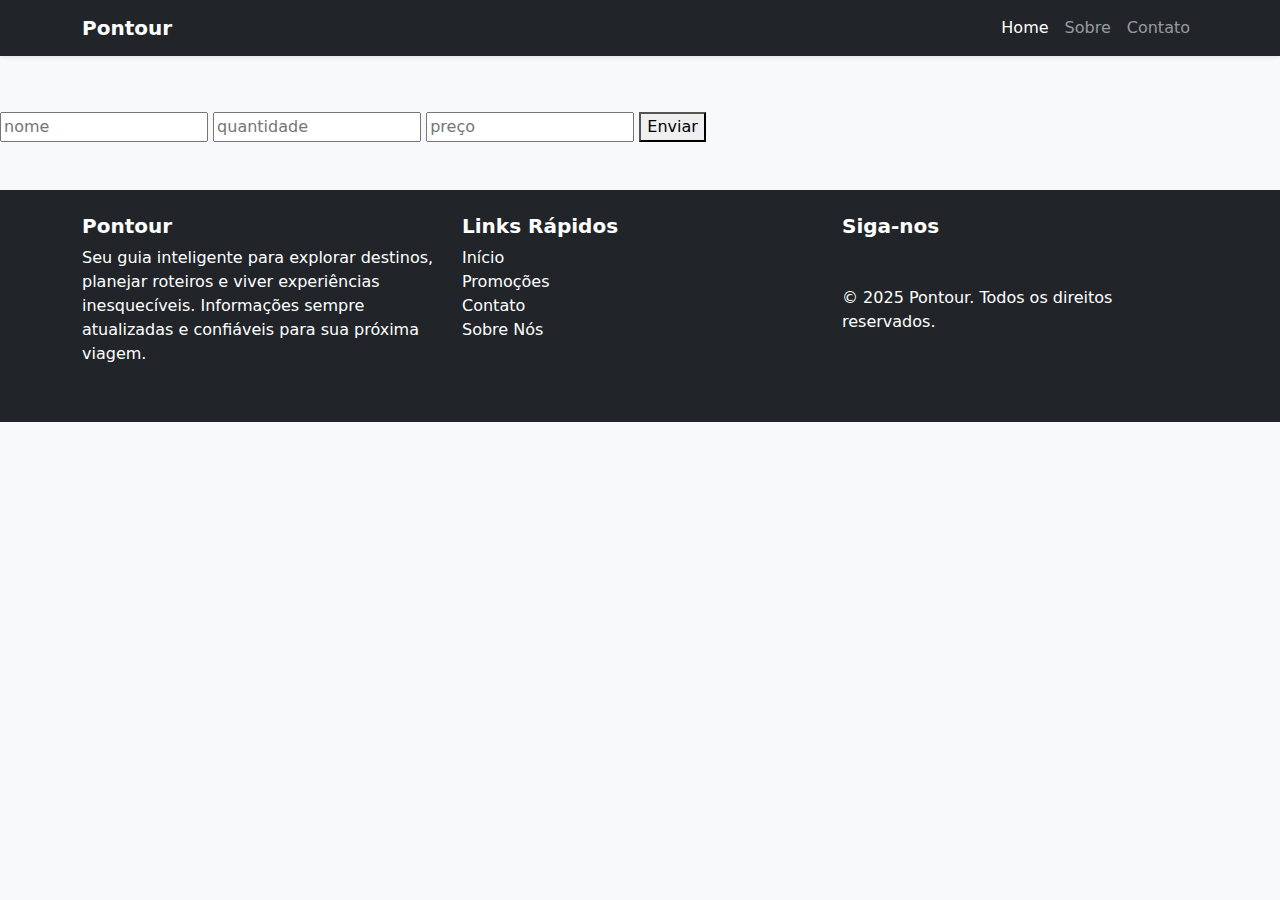
<file: index.html>
<!doctype html>
<html lang="pt-br">

<head>
  <meta charset="utf-8">
  <meta name="viewport" content="width=device-width, initial-scale=1">
  <title>Promoções</title>
  <link href="https://cdn.jsdelivr.net/npm/bootstrap@5.3.8/dist/css/bootstrap.min.css" rel="stylesheet">
</head>

<body class="d-flex flex-column min-vh-100 bg-light">

  <nav class="navbar navbar-expand-lg bg-dark navbar-dark shadow-sm mb-5">
    <div class="container">
      <a class="navbar-brand fw-bold" href="#">Pontour</a>
      <button class="navbar-toggler" type="button" data-bs-toggle="collapse" data-bs-target="#navbarNav"
        aria-controls="navbarNav" aria-expanded="false" aria-label="Alternar navegação">
        <span class="navbar-toggler-icon"></span>
      </button>
      <div class="collapse navbar-collapse" id="navbarNav">
        <ul class="navbar-nav ms-auto">
          <li class="nav-item"><a class="nav-link active" href="#">Home</a></li>
          <li class="nav-item"><a class="nav-link" href="#">Sobre</a></li>
          <li class="nav-item"><a class="nav-link" href="#">Contato</a></li>
        </ul>
      </div>
    </div>
  </nav>


<body>
    <h1> <src:bd class="json"></src:bd></h1>
    <form>
        <input type="text" id="nome" placeholder="nome" />
        <input type="text" id="quantidade" placeholder="quantidade" />
        <input type="text" id="preco" placeholder="preço" />
        <button id="botaoEnviar">Enviar</button>
    </form>

    

  <footer class="bg-dark text-white mt-5 py-4">
    <div class="container">
      <div class="row text-center text-md-start">

        <div class="col-md-4 mb-3">
          <h5 class="fw-bold">Pontour</h5>
          <p>Seu guia inteligente para explorar destinos, planejar roteiros e viver experiências inesquecíveis.
            Informações sempre atualizadas e confiáveis para sua próxima viagem.</p>
        </div>


        <div class="col-md-4 mb-3">
          <h5 class="fw-bold">Links Rápidos</h5>
          <ul class="list-unstyled">
            <li><a href="#" class="text-white text-decoration-none">Início</a></li>
            <li><a href="#" class="text-white text-decoration-none">Promoções</a></li>
            <li><a href="#" class="text-white text-decoration-none">Contato</a></li>
            <li><a href="#" class="text-white text-decoration-none">Sobre Nós</a></li>
          </ul>
        </div>


        <div class="col-md-4 mb-3">
          <h5 class="fw-bold">Siga-nos</h5>
          <a href="#" class="text-white me-3"><i class="bi bi-facebook"></i></a>
          <a href="#" class="text-white me-3"><i class="bi bi-instagram"></i></a>
          <a href="#" class="text-white me-3"><i class="bi bi-twitter"></i></a>
          <a href="#" class="text-white"><i class="bi bi-youtube"></i></a>
          <p class="mt-3 mb-0">© 2025 Pontour. Todos os direitos reservados.</p>
        </div>

      </div>
    </div>
  </footer>

  <script src="https://cdn.jsdelivr.net/npm/bootstrap@5.3.8/dist/js/bootstrap.bundle.min.js"></script>
</body>

</html>
</file>
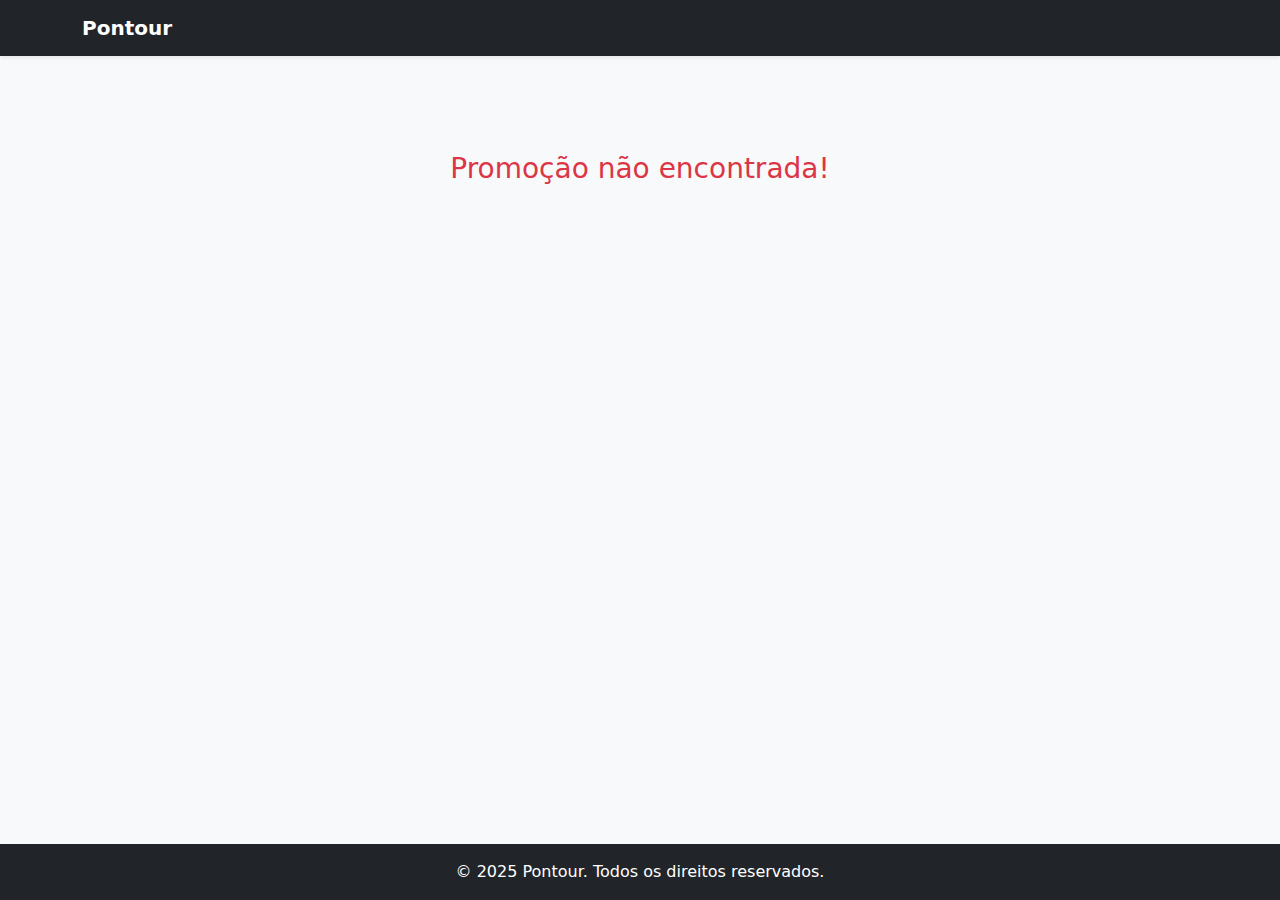
<file: detalhes.html>
<!DOCTYPE html>
<html lang="pt-br">
<head>
  <meta charset="UTF-8">
  <meta name="viewport" content="width=device-width, initial-scale=1.0">
  <title>Detalhes da Promoção</title>
  <link href="https://cdn.jsdelivr.net/npm/bootstrap@5.3.8/dist/css/bootstrap.min.css" rel="stylesheet">
</head>
<body class="d-flex flex-column min-vh-100 bg-light">
  <!-- Navbar -->
  <nav class="navbar navbar-expand-lg bg-dark navbar-dark shadow-sm mb-5">
    <div class="container">
      <a class="navbar-brand fw-bold" href="promo.html">Pontour</a>
    </div>
  </nav>

  <!-- Container para detalhes -->
  <div class="container" id="painel-de-detalhes">
    <p class="text-center text-muted">Carregando detalhes...</p>
  </div>

  <!-- Rodapé -->
  <footer class="bg-dark text-white text-center py-3 mt-auto">
    © 2025 Pontour. Todos os direitos reservados.
  </footer>

  <!-- Script externo -->
  <script src="detalhes.js"></script>
</body>
</html>
</file>
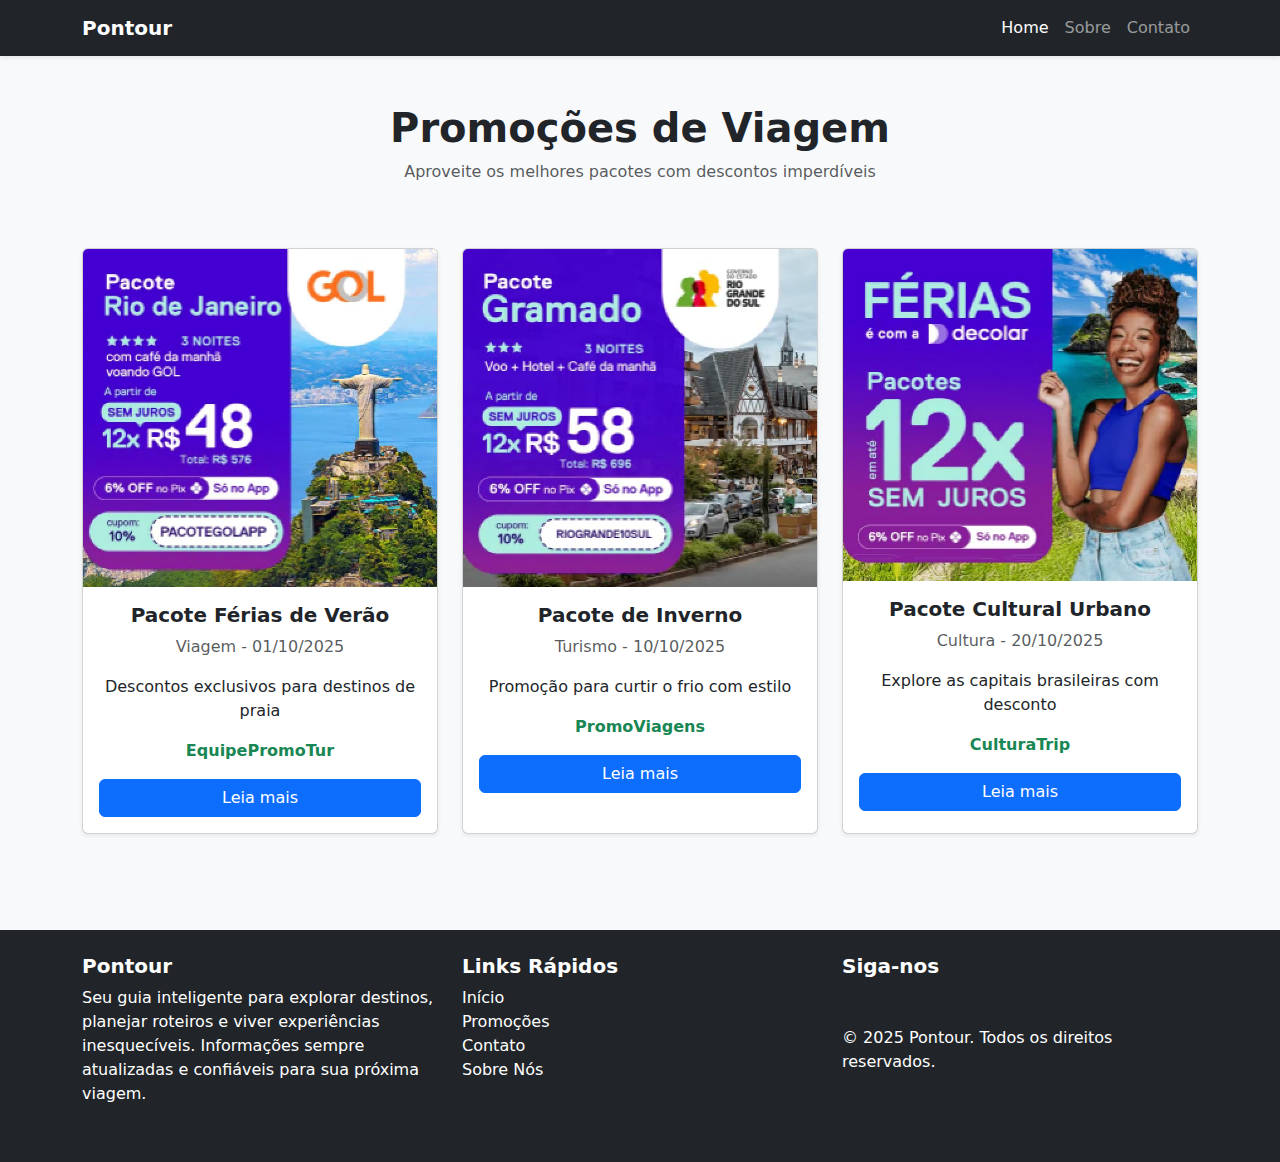
<file: promo.html>
<!doctype html>
<html lang="pt-br">

<head>
  <meta charset="utf-8">
  <meta name="viewport" content="width=device-width, initial-scale=1">
  <title>Promoções</title>
  <link href="https://cdn.jsdelivr.net/npm/bootstrap@5.3.8/dist/css/bootstrap.min.css" rel="stylesheet">
</head>

<body class="d-flex flex-column min-vh-100 bg-light">

  <!-- Navbar -->
  <nav class="navbar navbar-expand-lg bg-dark navbar-dark shadow-sm mb-5">
    <div class="container">
      <a class="navbar-brand fw-bold" href="#">Pontour</a>
      <button class="navbar-toggler" type="button" data-bs-toggle="collapse" data-bs-target="#navbarNav"
        aria-controls="navbarNav" aria-expanded="false" aria-label="Alternar navegação">
        <span class="navbar-toggler-icon"></span>
      </button>
      <div class="collapse navbar-collapse" id="navbarNav">
        <ul class="navbar-nav ms-auto">
          <li class="nav-item"><a class="nav-link active" href="#">Home</a></li>
          <li class="nav-item"><a class="nav-link" href="#">Sobre</a></li>
          <li class="nav-item"><a class="nav-link" href="#">Contato</a></li>
        </ul>
      </div>
    </div>
  </nav>

  <!-- Título -->
  <div class="text-center mb-5">
    <h1 class="fw-bold">Promoções de Viagem</h1>
    <p class="text-muted">Aproveite os melhores pacotes com descontos imperdíveis</p>
  </div>

  <!-- Cards de Promoções -->
  <div class="container mb-5">
    <div class="row justify-content-center g-4">

      <!-- Pacote Férias de Verão -->
      <div class="col-md-4">
        <div class="card h-100 shadow-sm">
          <img src="assets/imagem/promo1.png" class="card-img-top" alt="Pacote Férias de Verão">
          <div class="card-body text-center">
            <h5 class="card-title fw-bold">Pacote Férias de Verão</h5>
            <p class="text-muted">Viagem - 01/10/2025</p>
            <p>Descontos exclusivos para destinos de praia</p>
            <p class="text-success fw-bold">EquipePromoTur</p>
            <a href="detalhes.html?id=0" class="btn btn-primary w-100">Leia mais</a>
          </div>
        </div>
      </div>

      <!-- Pacote de Inverno -->
      <div class="col-md-4">
        <div class="card h-100 shadow-sm">
          <img src="assets/imagem/promo3.png" class="card-img-top" alt="Pacote de Inverno">
          <div class="card-body text-center">
            <h5 class="card-title fw-bold">Pacote de Inverno</h5>
            <p class="text-muted">Turismo - 10/10/2025</p>
            <p>Promoção para curtir o frio com estilo</p>
            <p class="text-success fw-bold">PromoViagens</p>
            <a href="detalhes.html?id=1" class="btn btn-primary w-100">Leia mais</a>
          </div>
        </div>
      </div>

      <!-- Pacote Cultural Urbano -->
      <div class="col-md-4">
        <div class="card h-100 shadow-sm">
          <img src="assets/imagem/promo2.png" class="card-img-top" alt="Pacote Cultural Urbano">
          <div class="card-body text-center">
            <h5 class="card-title fw-bold">Pacote Cultural Urbano</h5>
            <p class="text-muted">Cultura - 20/10/2025</p>
            <p>Explore as capitais brasileiras com desconto</p>
            <p class="text-success fw-bold">CulturaTrip</p>
            <a href="detalhes.html?id=2" class="btn btn-primary w-100">Leia mais</a>
          </div>
        </div>
      </div>

    </div>
  </div>

  <!-- FOOTER -->
  <footer class="bg-dark text-white mt-5 py-4">
    <div class="container">
      <div class="row text-center text-md-start">

        <!-- Coluna 1 -->
        <div class="col-md-4 mb-3">
          <h5 class="fw-bold">Pontour</h5>
          <p>Seu guia inteligente para explorar destinos, planejar roteiros e viver experiências inesquecíveis.
            Informações sempre atualizadas e confiáveis para sua próxima viagem.</p>
        </div>

        <!-- Coluna 2 -->
        <div class="col-md-4 mb-3">
          <h5 class="fw-bold">Links Rápidos</h5>
          <ul class="list-unstyled">
            <li><a href="#" class="text-white text-decoration-none">Início</a></li>
            <li><a href="#" class="text-white text-decoration-none">Promoções</a></li>
            <li><a href="#" class="text-white text-decoration-none">Contato</a></li>
            <li><a href="#" class="text-white text-decoration-none">Sobre Nós</a></li>
          </ul>
        </div>

        <!-- Coluna 3 -->
        <div class="col-md-4 mb-3">
          <h5 class="fw-bold">Siga-nos</h5>
          <a href="#" class="text-white me-3"><i class="bi bi-facebook"></i></a>
          <a href="#" class="text-white me-3"><i class="bi bi-instagram"></i></a>
          <a href="#" class="text-white me-3"><i class="bi bi-twitter"></i></a>
          <a href="#" class="text-white"><i class="bi bi-youtube"></i></a>
          <p class="mt-3 mb-0">© 2025 Pontour. Todos os direitos reservados.</p>
        </div>

      </div>
    </div>
  </footer>

  <script src="https://cdn.jsdelivr.net/npm/bootstrap@5.3.8/dist/js/bootstrap.bundle.min.js"></script>
</body>

</html>
</file>
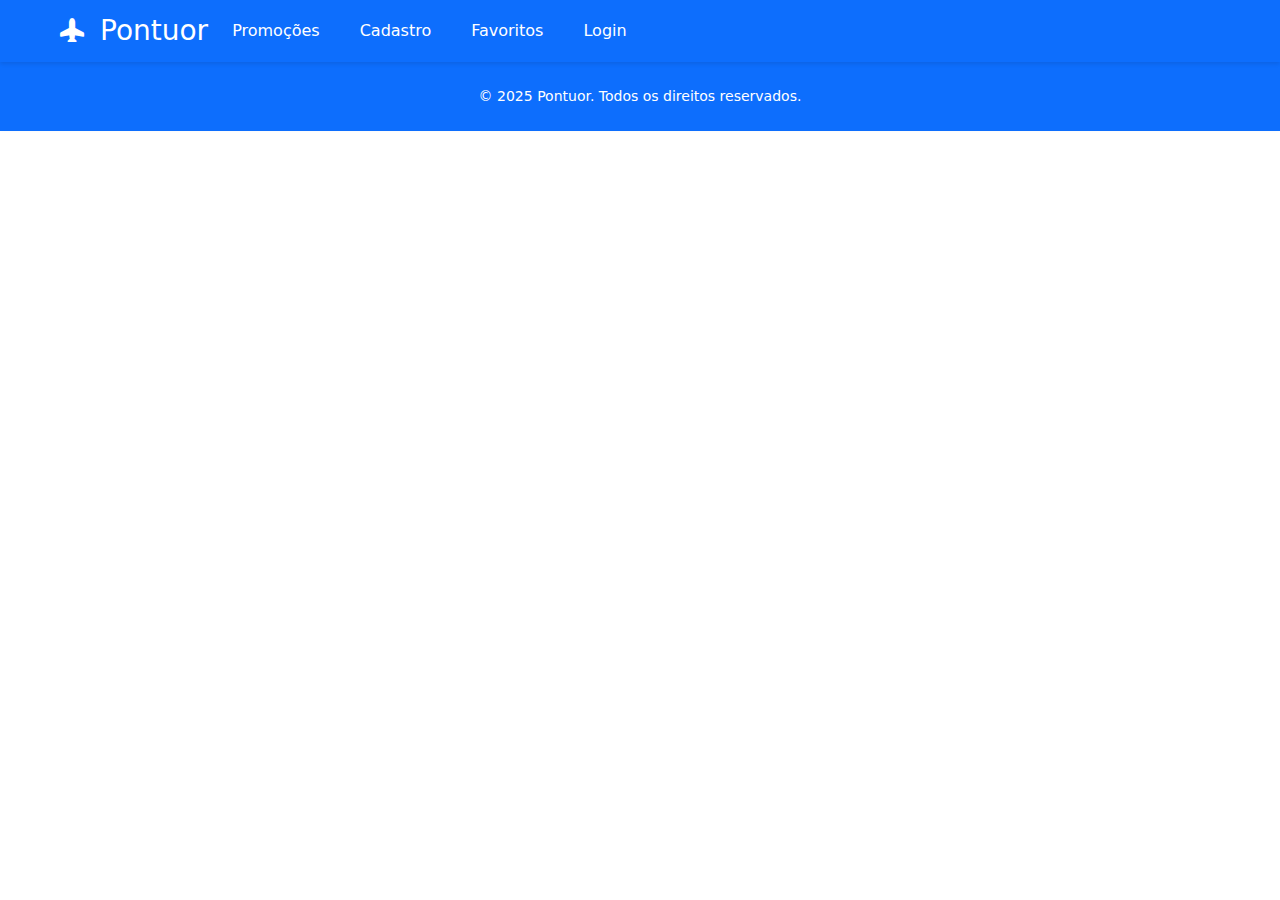
<file: Public/detalhe.html>
<!doctype html>
<html lang="pt-br">
<head>
    <meta charset="utf-8">
    <meta name="viewport" content="width=device-width, initial-scale=1">
    <link rel="stylesheet" href="./assets/css/style.css">
    <link href="https://cdn.jsdelivr.net/npm/bootstrap@5.0.2/dist/css/bootstrap.min.css" rel="stylesheet">
    <link rel="stylesheet" href="https://cdn.jsdelivr.net/npm/bootstrap-icons@1.10.5/font/bootstrap-icons.css">
    <title>Detalhes do Pacote - Pontuor</title>
</head>
<body>
    <header>
        <nav class="navbar navbar-expand-lg navbar-dark bg-primary">
            <div class="container-fluid">
                <a class="navbar-brand ms-5 d-flex align-items-center" href="home.html">
                    <i class="bi bi-airplane-fill me-3" style="font-size: 24px;"></i>
                    <h3 class="mb-0 text-white">Pontuor</h3>
                </a>
                <button class="navbar-toggler" type="button" data-bs-toggle="collapse" data-bs-target="#navbarSupportedContent">
                    <span class="navbar-toggler-icon"></span>
                </button>
                <div class="collapse navbar-collapse" id="navbarSupportedContent">
                    <ul class="navbar-nav me-auto mb-2 mb-lg-0" id="menu-links">
                        <li class="nav-item">
                            <a class="nav-link me-4 text-white" href="promocoes.html">Promoções</a>
                        </li>
                        <li class="nav-item">
                            <a class="nav-link me-4 text-white" href="cadastro.html">Cadastro</a>
                        </li>
                        <li class="nav-item">
                            <a class="nav-link me-4 text-white" href="favoritos.html">Favoritos</a>
                        </li>
                        <li class="nav-item">
                            <a class="nav-link me-4 text-white" href="login.html">Login</a>
                        </li>
                    </ul>
                </div>
            </div>
        </nav>
    </header>

    <main id="detalhes"></main>

    <footer class="bg-primary text-white py-4 mt-auto">
        <div class="container">
            <div class="row">
                <div class="col-12 text-center">
                    <p class="mb-0 small">&copy; 2025 Pontuor. Todos os direitos reservados.</p>
                </div>
            </div>
        </div>
    </footer>

    <script src="https://cdn.jsdelivr.net/npm/bootstrap@5.0.2/dist/js/bootstrap.bundle.min.js"></script>
    <script src="./assets/scripts/home.js"></script>
    <script src="./assets/scripts/usuarioLogado.js"></script>
</body>
</html>
</file>
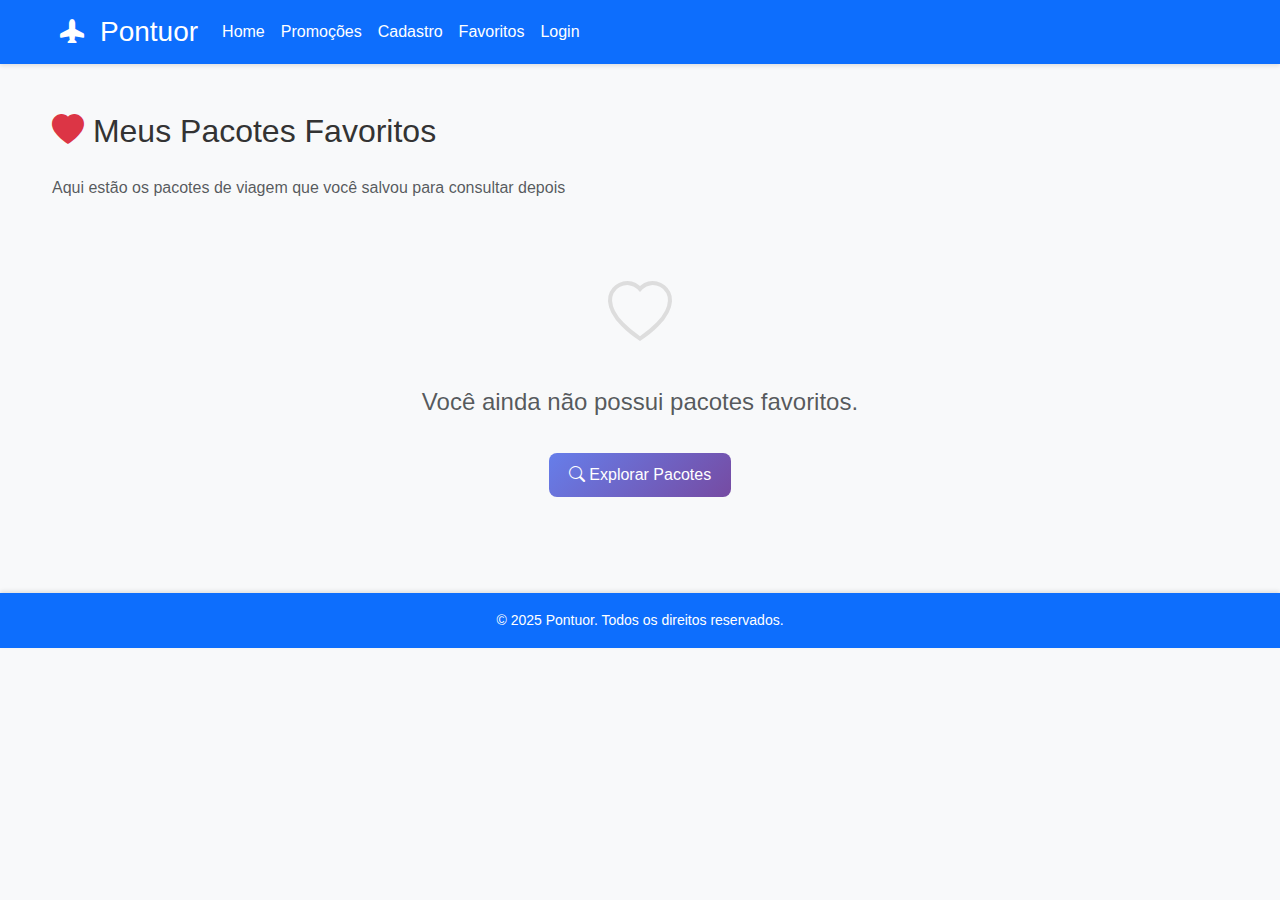
<file: Public/favoritos.html>
<!doctype html>
<html lang="pt-br">
<head>
    <meta charset="utf-8">
    <meta name="viewport" content="width=device-width, initial-scale=1">
    <title>Favoritos - Pontuor</title>
    <link href="https://cdn.jsdelivr.net/npm/bootstrap@5.0.2/dist/css/bootstrap.min.css" rel="stylesheet">
    <link rel="stylesheet" href="https://cdn.jsdelivr.net/npm/bootstrap-icons@1.10.5/font/bootstrap-icons.css">
    <link rel="stylesheet" href="./assets/css/style.css">
</head>
<body>
    <header>
        <nav class="navbar navbar-expand-lg navbar-dark bg-primary">
            <div class="container-fluid">
                <a class="navbar-brand ms-5 d-flex align-items-center" href="home.html">
                    <i class="bi bi-airplane-fill me-3" style="font-size: 24px;"></i>
                    <h3 class="mb-0 text-white">Pontuor</h3>
                </a>
                <button class="navbar-toggler" type="button" data-bs-toggle="collapse" data-bs-target="#navbarNav">
                    <span class="navbar-toggler-icon"></span>
                </button>
                <div class="collapse navbar-collapse" id="navbarNav">
                    <ul class="navbar-nav me-auto mb-2 mb-lg-0" id="menu-links">
                        <li class="nav-item">
                            <a class="nav-link text-white" href="home.html">Home</a>
                        </li>
                        <li class="nav-item">
                            <a class="nav-link text-white" href="promocoes.html">Promoções</a>
                        </li>
                        <li class="nav-item">
                            <a class="nav-link text-white" href="cadastro.html">Cadastro</a>
                        </li>
                        <li class="nav-item">
                            <a class="nav-link text-white active" href="favoritos.html">Favoritos</a>
                        </li>
                        <li class="nav-item">
                            <a class="nav-link text-white" href="login.html">Login</a>
                        </li>
                    </ul>
                </div>
            </div>
        </nav>
    </header>

    <main class="py-5">
        <div class="container">
            <h2 class="mb-4">
                <i class="bi bi-heart-fill text-danger"></i> Meus Pacotes Favoritos
            </h2>
            <p class="text-muted">Aqui estão os pacotes de viagem que você salvou para consultar depois</p>
            <div id="listaFavoritos" class="row g-4"></div>
        </div>
    </main>

    <footer class="bg-primary text-white text-center py-3 mt-auto">
        <p class="mb-0 small">© 2025 Pontuor. Todos os direitos reservados.</p>
    </footer>

    <script src="https://cdn.jsdelivr.net/npm/bootstrap@5.0.2/dist/js/bootstrap.bundle.min.js"></script>
    <script src="./assets/scripts/favoritos.js"></script>
    <script src="./assets/scripts/usuarioLogado.js"></script>
</body>
</html>
</file>
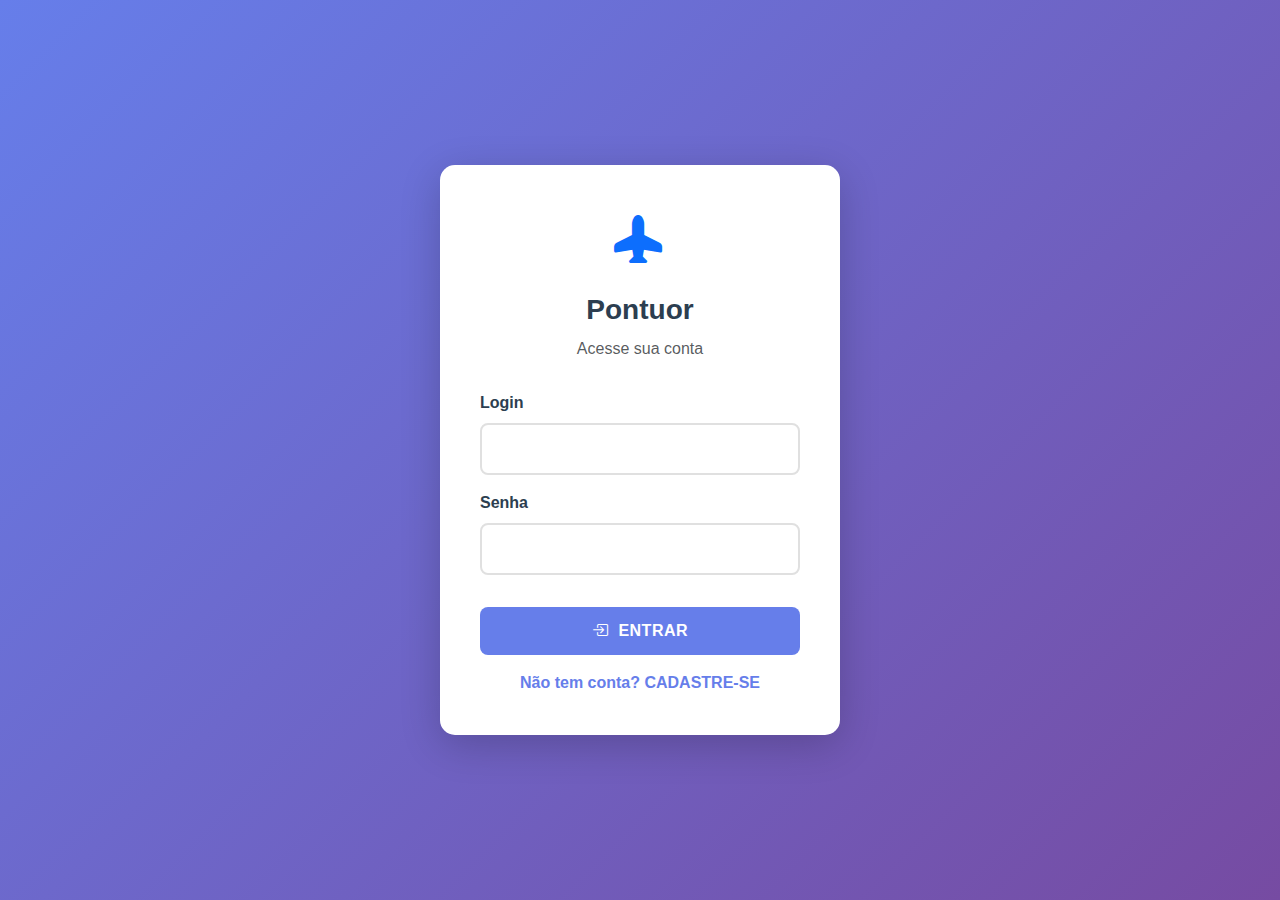
<file: Public/login.html>
<!doctype html>
<html lang="pt-br">
<head>
    <meta charset="utf-8">
    <meta name="viewport" content="width=device-width, initial-scale=1">
    <title>Login • Pontuor</title>
    <link href="https://cdn.jsdelivr.net/npm/bootstrap@5.3.2/dist/css/bootstrap.min.css" rel="stylesheet">
    <link rel="stylesheet" href="https://cdn.jsdelivr.net/npm/bootstrap-icons@1.10.5/font/bootstrap-icons.css">
    <link rel="stylesheet" href="./assets/css/login.css">
    <style>
        body {
            background: linear-gradient(135deg, #667eea 0%, #764ba2 100%);
            min-height: 100vh;
            display: flex;
            align-items: center;
            justify-content: center;
        }
        .login-card {
            background: white;
            padding: 40px;
            border-radius: 15px;
            box-shadow: 0 10px 40px rgba(0,0,0,0.2);
            max-width: 400px;
            width: 100%;
        }
        .btn-primary {
            background: #667eea;
            border: none;
        }
        .btn-primary:hover {
            background: #5568d3;
        }
    </style>
</head>
<body>
    <div class="login-card">
        <div class="text-center mb-4">
            <i class="bi bi-airplane-fill text-primary" style="font-size: 48px;"></i>
            <h3 class="mt-3">Pontuor</h3>
            <p class="text-muted">Acesse sua conta</p>
        </div>

        <form id="formLogin">
            <div class="mb-3">
                <label class="form-label">Login</label>
                <input id="loginInput" type="text" class="form-control" required>
            </div>
            <div class="mb-3">
                <label class="form-label">Senha</label>
                <input id="senhaInput" type="password" class="form-control" required>
            </div>
            <button type="submit" class="btn btn-primary w-100 mt-3">
                <i class="bi bi-box-arrow-in-right"></i> ENTRAR
            </button>
        </form>

        <div class="text-center mt-3">
            <a href="#" class="text-decoration-none" data-bs-toggle="modal" data-bs-target="#modalCadastro">
                Não tem conta? CADASTRE-SE
            </a>
        </div>
    </div>

    <!-- MODAL DE CADASTRO -->
    <div class="modal fade" id="modalCadastro" tabindex="-1" aria-hidden="true">
        <div class="modal-dialog modal-dialog-centered">
            <div class="modal-content">
                <div class="modal-header bg-primary text-white">
                    <h5 class="modal-title">
                        <i class="bi bi-person-plus"></i> Criar Conta
                    </h5>
                    <button type="button" class="btn-close btn-close-white" data-bs-dismiss="modal"></button>
                </div>
                <div class="modal-body">
                    <form id="formCadastro">
                        <div class="mb-3">
                            <label class="form-label">Login</label>
                            <input id="login" type="text" class="form-control" required>
                        </div>
                        <div class="mb-3">
                            <label class="form-label">Nome Completo</label>
                            <input id="nome" type="text" class="form-control" required>
                        </div>
                        <div class="mb-3">
                            <label class="form-label">E-mail</label>
                            <input id="email" type="email" class="form-control" required>
                        </div>
                        <div class="mb-3">
                            <label class="form-label">Senha</label>
                            <input id="senha" type="password" class="form-control" required>
                        </div>
                    </form>
                </div>
                <div class="modal-footer">
                    <button class="btn btn-secondary" data-bs-dismiss="modal">Cancelar</button>
                    <button class="btn btn-primary" id="btnCadastrar">
                        <i class="bi bi-check-lg"></i> Cadastrar
                    </button>
                </div>
            </div>
        </div>
    </div>

    <script src="https://cdn.jsdelivr.net/npm/bootstrap@5.3.2/dist/js/bootstrap.bundle.min.js"></script>
    <script src="./assets/scripts/login.js"></script>
</body>
</html>
</file>
<file: Public/assets/css/style.css>
/* Reset e configurações básicas */
* {
  margin: 0;
  padding: 0;
  box-sizing: border-box;
}

body {
  font-family: 'Segoe UI', Tahoma, Geneva, Verdana, sans-serif;
  background-color: #f8f9fa;
  color: #333;
  line-height: 1.6;
}

/* Navbar */
.navbar {
  box-shadow: 0 2px 4px rgba(0, 0, 0, 0.1);
}

.navbar-brand {
  font-weight: bold;
  font-size: 1.5rem;
}

.nav-link {
  transition: all 0.3s ease;
  font-weight: 500;
}

.nav-link:hover {
  transform: translateY(-2px);
  opacity: 0.8;
}

/* Carrossel */
.carousel-item {
  min-height: 400px;
}

.carousel-control-prev-icon,
.carousel-control-next-icon {
  background-color: rgba(0, 0, 0, 0.5);
  border-radius: 50%;
  padding: 20px;
}

/* Cards de pacotes */
.card {
  border: none;
  border-radius: 12px;
  overflow: hidden;
  transition: all 0.3s ease;
}

.card:hover {
  transform: translateY(-5px);
  box-shadow: 0 8px 16px rgba(0, 0, 0, 0.15);
}

.card-img-top {
  transition: transform 0.3s ease;
}

.card:hover .card-img-top {
  transform: scale(1.05);
}

.card-title {
  font-size: 1.25rem;
  font-weight: bold;
  color: #2c3e50;
}

.card-text {
  color: #555;
}

/* Ícone de favorito */
.icone-favorito {
  cursor: pointer;
  transition: transform 0.2s ease;
}

.icone-favorito:hover {
  transform: scale(1.2);
}

.icone-favorito i {
  font-size: 1.3rem;
}

/* Botões */
.btn {
  border-radius: 8px;
  padding: 10px 20px;
  font-weight: 500;
  transition: all 0.3s ease;
}

.btn:hover {
  transform: translateY(-2px);
  box-shadow: 0 4px 8px rgba(0, 0, 0, 0.15);
}

.btn-primary {
  background: linear-gradient(135deg, #667eea 0%, #764ba2 100%);
  border: none;
}

.btn-primary:hover {
  background: linear-gradient(135deg, #5568d3 0%, #63408a 100%);
}

.btn-danger {
  background: linear-gradient(135deg, #f093fb 0%, #f5576c 100%);
  border: none;
}

.btn-danger:hover {
  background: linear-gradient(135deg, #e082ea 0%, #e4465b 100%);
}

.btn-success {
  background: linear-gradient(135deg, #4facfe 0%, #00f2fe 100%);
  border: none;
}

/* Badges */
.badge {
  padding: 8px 12px;
  font-weight: 600;
  letter-spacing: 0.5px;
}

/* Formulários */
.form-control {
  border-radius: 8px;
  border: 1px solid #ddd;
  padding: 12px;
  transition: all 0.3s ease;
}

.form-control:focus {
  border-color: #667eea;
  box-shadow: 0 0 0 0.2rem rgba(102, 126, 234, 0.25);
}

.form-label {
  font-weight: 600;
  color: #2c3e50;
  margin-bottom: 8px;
}

/* Tabelas */
.table {
  border-radius: 8px;
  overflow: hidden;
}

.table thead {
  background: linear-gradient(135deg, #667eea 0%, #764ba2 100%);
  color: white;
}

.table-striped tbody tr:nth-of-type(odd) {
  background-color: rgba(0, 0, 0, 0.02);
}

/* Alertas */
.alert {
  border-radius: 8px;
  border: none;
}

.alert-info {
  background: linear-gradient(135deg, #d4fc79 0%, #96e6a1 100%);
  color: #2c3e50;
}

/* Footer */
footer {
  margin-top: 60px;
  box-shadow: 0 -2px 4px rgba(0, 0, 0, 0.1);
}

/* Página de detalhes */
#detalhes .card {
  border-radius: 12px;
}

#detalhes img {
  border-radius: 12px;
}

#detalhes h1 {
  color: #2c3e50;
}

#detalhes .list-unstyled li {
  padding: 8px 0;
  border-bottom: 1px solid #f0f0f0;
}

#detalhes .list-unstyled li:last-child {
  border-bottom: none;
}

/* Seção de promoções */
.promo-badge {
  font-size: 0.9rem;
  animation: pulse 2s infinite;
}

@keyframes pulse {
  0%, 100% {
    transform: scale(1);
  }
  50% {
    transform: scale(1.05);
  }
}

.old-price {
  font-size: 1rem;
}

.promo-price {
  color: #dc3545;
  animation: bounce 1s ease-in-out;
}

@keyframes bounce {
  0%, 20%, 50%, 80%, 100% {
    transform: translateY(0);
  }
  40% {
    transform: translateY(-10px);
  }
  60% {
    transform: translateY(-5px);
  }
}

/* Gráfico */
#visualizacaoAvancada {
  background: linear-gradient(135deg, #f5f7fa 0%, #c3cfe2 100%);
}

#graficoLancamentos {
  background: white;
  padding: 20px;
  border-radius: 12px;
  box-shadow: 0 4px 8px rgba(0, 0, 0, 0.1);
}

/* Responsividade */
@media (max-width: 768px) {
  .carousel-item {
    min-height: 300px;
  }

  .card-title {
    font-size: 1.1rem;
  }

  .navbar-brand h3 {
    font-size: 1.2rem;
  }

  .btn {
    padding: 8px 16px;
  }
}

/* Animações suaves */
@media (prefers-reduced-motion: no-preference) {
  * {
    scroll-behavior: smooth;
  }
}

/* Estados de loading */
.loading {
  opacity: 0.6;
  pointer-events: none;
}

/* Hover effects para links */
a {
  text-decoration: none;
  transition: all 0.3s ease;
}

a:hover {
  opacity: 0.8;
}

/* Melhorias visuais gerais */
.shadow-sm {
  box-shadow: 0 2px 4px rgba(0, 0, 0, 0.08) !important;
}

.rounded {
  border-radius: 12px !important;
}

/* Container personalizados */
.container {
  max-width: 1200px;
}

/* Espaçamento consistente */
section {
  padding: 60px 0;
}

/* Estilo para mensagens */
#mensagem {
  border-radius: 8px;
  animation: slideDown 0.3s ease;
}

@keyframes slideDown {
  from {
    opacity: 0;
    transform: translateY(-20px);
  }
  to {
    opacity: 1;
    transform: translateY(0);
  }
}
</file>
<file: Public/assets/css/login.css>
/* Reset básico */
* {
  margin: 0;
  padding: 0;
  box-sizing: border-box;
}

/* Corpo da página de login */
body {
  font-family: 'Segoe UI', Tahoma, Geneva, Verdana, sans-serif;
  background: linear-gradient(135deg, #667eea 0%, #764ba2 100%);
  min-height: 100vh;
  display: flex;
  align-items: center;
  justify-content: center;
  padding: 20px;
}

/* Card de login */
.login-card {
  background: white;
  padding: 40px;
  border-radius: 15px;
  box-shadow: 0 10px 40px rgba(0, 0, 0, 0.3);
  max-width: 420px;
  width: 100%;
  animation: slideUp 0.5s ease;
}

@keyframes slideUp {
  from {
    opacity: 0;
    transform: translateY(30px);
  }
  to {
    opacity: 1;
    transform: translateY(0);
  }
}

/* Logo e título */
.login-card .text-center img,
.login-card .text-center i {
  margin-bottom: 10px;
}

.login-card h3 {
  color: #2c3e50;
  font-weight: bold;
  margin-bottom: 10px;
}

.login-card p {
  color: #7f8c8d;
  margin-bottom: 30px;
}

/* Formulário */
.form-label {
  font-weight: 600;
  color: #2c3e50;
  margin-bottom: 8px;
  display: block;
}

.form-control {
  width: 100%;
  padding: 12px 15px;
  border: 2px solid #e0e0e0;
  border-radius: 8px;
  font-size: 1rem;
  transition: all 0.3s ease;
}

.form-control:focus {
  outline: none;
  border-color: #667eea;
  box-shadow: 0 0 0 3px rgba(102, 126, 234, 0.1);
}

/* Botões */
.btn {
  width: 100%;
  padding: 12px;
  border: none;
  border-radius: 8px;
  font-size: 1rem;
  font-weight: 600;
  cursor: pointer;
  transition: all 0.3s ease;
  text-transform: uppercase;
  letter-spacing: 0.5px;
}

.btn-primary {
  background: linear-gradient(135deg, #667eea 0%, #764ba2 100%);
  color: white;
}

.btn-primary:hover {
  background: linear-gradient(135deg, #5568d3 0%, #63408a 100%);
  transform: translateY(-2px);
  box-shadow: 0 5px 15px rgba(102, 126, 234, 0.4);
}

.btn-danger {
  background: linear-gradient(135deg, #f093fb 0%, #f5576c 100%);
  color: white;
}

.btn-danger:hover {
  background: linear-gradient(135deg, #e082ea 0%, #e4465b 100%);
}

.btn-light {
  background: #f8f9fa;
  color: #2c3e50;
  border: 2px solid #e0e0e0;
}

.btn-light:hover {
  background: #e9ecef;
}

.btn-secondary {
  background: #6c757d;
  color: white;
}

.btn-secondary:hover {
  background: #5a6268;
}

/* Link de cadastro */
.text-center a {
  color: #667eea;
  text-decoration: none;
  font-weight: 600;
  transition: all 0.3s ease;
}

.text-center a:hover {
  color: #5568d3;
  text-decoration: underline;
}

/* Modal customizado */
.modal-content {
  border-radius: 15px;
  border: none;
}

.modal-header {
  border-top-left-radius: 15px;
  border-top-right-radius: 15px;
  background: linear-gradient(135deg, #667eea 0%, #764ba2 100%);
}

.modal-title {
  font-weight: bold;
}

.modal-body {
  padding: 30px;
}

.modal-footer {
  border-top: 1px solid #e0e0e0;
  padding: 20px 30px;
}

/* Inputs do modal */
.modal-body .form-control {
  background: white;
  color: #2c3e50;
  border: 2px solid #e0e0e0;
}

.modal-body .form-control:focus {
  background: white;
  border-color: #667eea;
}

/* Espaçamento entre elementos */
.mb-3 {
  margin-bottom: 20px;
}

.mt-3 {
  margin-top: 20px;
}

/* Ícones */
i {
  margin-right: 5px;
}

/* Responsividade */
@media (max-width: 480px) {
  .login-card {
    padding: 30px 20px;
  }

  .login-card h3 {
    font-size: 1.5rem;
  }

  .btn {
    padding: 10px;
    font-size: 0.9rem;
  }
}

/* Animação de loading (opcional) */
.loading {
  pointer-events: none;
  opacity: 0.6;
}

.loading::after {
  content: "";
  display: inline-block;
  width: 16px;
  height: 16px;
  margin-left: 10px;
  border: 2px solid #ffffff;
  border-radius: 50%;
  border-top-color: transparent;
  animation: spin 0.8s linear infinite;
}

@keyframes spin {
  to {
    transform: rotate(360deg);
  }
}

/* Melhorias visuais */
input:-webkit-autofill,
input:-webkit-autofill:hover,
input:-webkit-autofill:focus {
  -webkit-box-shadow: 0 0 0 30px white inset;
  -webkit-text-fill-color: #2c3e50;
}

/* Feedback visual */
.form-control:invalid:focus {
  border-color: #dc3545;
}

.form-control:valid:focus {
  border-color: #28a745;
}
</file>
